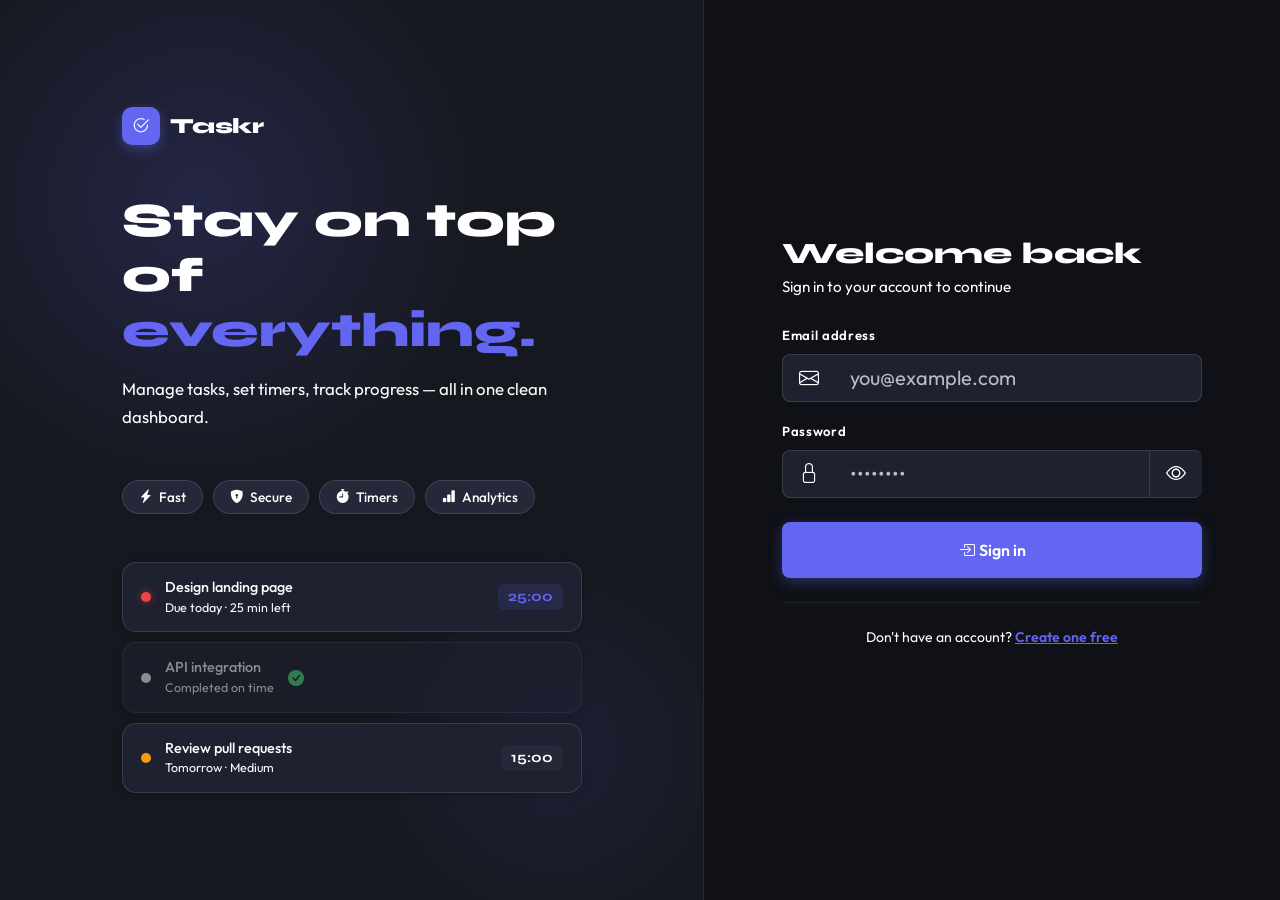
<file: wwwroot/index.html>
<!DOCTYPE html>
<html lang="en">
<head>
<meta charset="UTF-8"/>
<meta name="viewport" content="width=device-width,initial-scale=1"/>
<title>Taskr — Sign In</title>
<link href="https://cdn.jsdelivr.net/npm/bootstrap@5.3.3/dist/css/bootstrap.min.css" rel="stylesheet"/>
<link href="https://fonts.googleapis.com/css2?family=Syne:wght@400;700;800&family=Outfit:wght@300;400;500;600&display=swap" rel="stylesheet"/>
<link href="https://cdn.jsdelivr.net/npm/bootstrap-icons@1.11.3/font/bootstrap-icons.min.css" rel="stylesheet"/>
<link rel="stylesheet" href="style.css?v=1777110565"/>
</head>
<body class="auth-body">

<div class="auth-split">
  <!-- Left -->
  <div class="auth-left d-none d-lg-flex">
    <div class="auth-left-content">
      <div class="app-wordmark mb-5">
        <span class="wordmark-icon"><i class="bi bi-check2-circle"></i></span>
        <span class="wordmark-text">Taskr</span>
      </div>
      <h2 class="auth-headline">Stay on top of<br/><span class="text-accent">everything.</span></h2>
      <p class="auth-sub">Manage tasks, set timers, track progress — all in one clean dashboard.</p>
      <div class="feature-pills mt-5">
        <span class="pill"><i class="bi bi-lightning-charge-fill"></i> Fast</span>
        <span class="pill"><i class="bi bi-shield-lock-fill"></i> Secure</span>
        <span class="pill"><i class="bi bi-stopwatch-fill"></i> Timers</span>
        <span class="pill"><i class="bi bi-bar-chart-fill"></i> Analytics</span>
      </div>
      <div class="auth-art mt-5">
        <div class="art-card">
          <div class="art-card-dot high"></div>
          <div><div class="art-card-title">Design landing page</div><div class="art-card-sub">Due today · 25 min left</div></div>
          <div class="art-card-timer">25:00</div>
        </div>
        <div class="art-card art-card-done">
          <div class="art-card-dot"></div>
          <div><div class="art-card-title">API integration</div><div class="art-card-sub">Completed on time</div></div>
          <i class="bi bi-check-circle-fill text-success"></i>
        </div>
        <div class="art-card">
          <div class="art-card-dot medium"></div>
          <div><div class="art-card-title">Review pull requests</div><div class="art-card-sub">Tomorrow · Medium</div></div>
          <div class="art-card-timer art-card-timer-idle">15:00</div>
        </div>
      </div>
    </div>
  </div>

  <!-- Right -->
  <div class="auth-right">
    <div class="auth-form-box">
      <div class="app-wordmark mb-4 d-lg-none">
        <span class="wordmark-icon"><i class="bi bi-check2-circle"></i></span>
        <span class="wordmark-text">Taskr</span>
      </div>
      <h3 class="form-heading">Welcome back</h3>
      <p class="form-sub mb-4">Sign in to your account to continue</p>

      <div id="alert-box" class="alert d-none rounded-3" role="alert"></div>

      <form id="login-form" novalidate autocomplete="on">
        <!-- Email -->
        <div class="mb-3">
          <label class="form-label fw-semibold small" for="email">Email address</label>
          <div class="input-group input-group-lg custom-ig">
            <span class="input-group-text"><i class="bi bi-envelope"></i></span>
            <input type="email" class="form-control" id="email" name="email"
                   placeholder="you@example.com" autocomplete="email" required/>
          </div>
          <div class="invalid-feedback ps-1" id="email-error"></div>
        </div>

        <!-- Password -->
        <div class="mb-4">
          <label class="form-label fw-semibold small" for="password">Password</label>
          <div class="input-group input-group-lg custom-ig">
            <span class="input-group-text"><i class="bi bi-lock"></i></span>
            <input type="password" class="form-control" id="password" name="password"
                   placeholder="••••••••" autocomplete="current-password" required/>
            <button class="input-group-text btn-eye" type="button" id="toggle-pw">
              <i class="bi bi-eye"></i>
            </button>
          </div>
          <div class="invalid-feedback ps-1" id="password-error"></div>
        </div>

        <button type="submit" class="btn btn-accent w-100 py-3 fw-semibold" id="login-btn">
          <span class="btn-label"><i class="bi bi-box-arrow-in-right me-1"></i>Sign in</span>
          <span class="btn-spin d-none"><span class="spinner-border spinner-border-sm"></span> Signing in…</span>
        </button>
      </form>

      <hr class="my-4 divider"/>
      <p class="text-center text-muted small">Don't have an account?
        <a href="register.html" class="link-accent fw-semibold">Create one free</a>
      </p>
    </div>
  </div>
</div>

<script src="https://cdn.jsdelivr.net/npm/bootstrap@5.3.3/dist/js/bootstrap.bundle.min.js"></script>
<script src="validation.js?v=1777110565"></script>
<script>
if (localStorage.getItem('token')) location.href = 'todos.html';

const { rules, run } = Validator;
const emailEl    = document.getElementById('email');
const passwordEl = document.getElementById('password');
const alertBox   = document.getElementById('alert-box');
const loginBtn   = document.getElementById('login-btn');

// ── Live validation ────────────────────────────────────────────────────────
attachLiveValidation(emailEl, rules.required, rules.email);
attachLiveValidation(passwordEl, rules.required, rules.minLen(6));

// ── Password toggle ────────────────────────────────────────────────────────
document.getElementById('toggle-pw').addEventListener('click', function () {
  const isText = passwordEl.type === 'text';
  passwordEl.type = isText ? 'password' : 'text';
  this.querySelector('i').className = isText ? 'bi bi-eye' : 'bi bi-eye-slash';
});

// ── Submit ─────────────────────────────────────────────────────────────────
document.getElementById('login-form').addEventListener('submit', async (e) => {
  e.preventDefault();
  hideFormAlert(alertBox);

  // Client-side validation gate
  const emailOk    = validateField(emailEl, rules.required, rules.email);
  const passwordOk = validateField(passwordEl, rules.required, rules.minLen(6));
  if (!emailOk || !passwordOk) return;

  setLoading(loginBtn, true);
  try {
    const res  = await fetch('/api/auth/login', {
      method: 'POST',
      headers: { 'Content-Type': 'application/json' },
      body: JSON.stringify({ email: emailEl.value.trim(), password: passwordEl.value })
    });
    const data = await res.json();

    if (!res.ok) {
      applyServerErrors(data.errors, { email: emailEl, password: passwordEl }, alertBox);
      if (data.errors?.general) showFormAlert(alertBox, 'danger', data.errors.general);
      else if (!data.errors)    showFormAlert(alertBox, 'danger', data.message || 'Login failed.');
    } else {
      localStorage.setItem('token', data.token);
      localStorage.setItem('user',  JSON.stringify(data.user));
      showFormAlert(alertBox, 'success', 'Signed in! Redirecting…');
      setTimeout(() => location.href = 'todos.html', 600);
    }
  } catch {
    showFormAlert(alertBox, 'danger', 'Connection error. Please try again.');
  } finally {
    setLoading(loginBtn, false);
  }
});
</script>
</body>
</html>
</file>
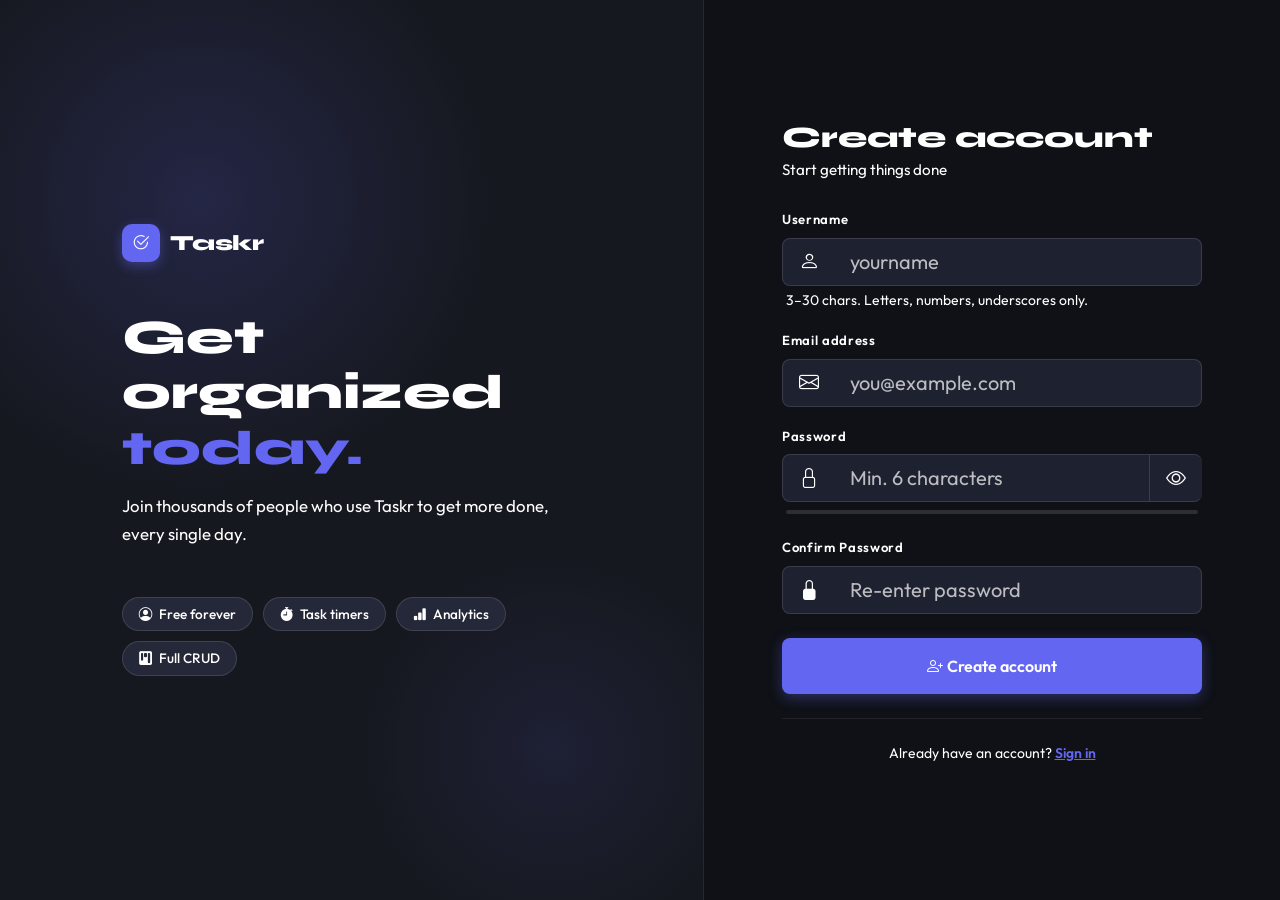
<file: wwwroot/register.html>
<!DOCTYPE html>
<html lang="en">
<head>
<meta charset="UTF-8"/>
<meta name="viewport" content="width=device-width,initial-scale=1"/>
<title>Taskr — Create Account</title>
<link href="https://cdn.jsdelivr.net/npm/bootstrap@5.3.3/dist/css/bootstrap.min.css" rel="stylesheet"/>
<link href="https://fonts.googleapis.com/css2?family=Syne:wght@400;700;800&family=Outfit:wght@300;400;500;600&display=swap" rel="stylesheet"/>
<link href="https://cdn.jsdelivr.net/npm/bootstrap-icons@1.11.3/font/bootstrap-icons.min.css" rel="stylesheet"/>
<link rel="stylesheet" href="style.css?v=1777110565"/>
</head>
<body class="auth-body">

<div class="auth-split">
  <div class="auth-left d-none d-lg-flex">
    <div class="auth-left-content">
      <div class="app-wordmark mb-5">
        <span class="wordmark-icon"><i class="bi bi-check2-circle"></i></span>
        <span class="wordmark-text">Taskr</span>
      </div>
      <h2 class="auth-headline">Get organized<br/><span class="text-accent">today.</span></h2>
      <p class="auth-sub">Join thousands of people who use Taskr to get more done, every single day.</p>
      <div class="feature-pills mt-5">
        <span class="pill"><i class="bi bi-person-circle"></i> Free forever</span>
        <span class="pill"><i class="bi bi-stopwatch-fill"></i> Task timers</span>
        <span class="pill"><i class="bi bi-bar-chart-fill"></i> Analytics</span>
        <span class="pill"><i class="bi bi-kanban-fill"></i> Full CRUD</span>
      </div>
    </div>
  </div>

  <div class="auth-right">
    <div class="auth-form-box">
      <div class="app-wordmark mb-4 d-lg-none">
        <span class="wordmark-icon"><i class="bi bi-check2-circle"></i></span>
        <span class="wordmark-text">Taskr</span>
      </div>
      <h3 class="form-heading">Create account</h3>
      <p class="form-sub mb-4">Start getting things done</p>

      <div id="alert-box" class="alert d-none rounded-3" role="alert"></div>

      <form id="reg-form" novalidate autocomplete="on">
        <!-- Username -->
        <div class="mb-3">
          <label class="form-label fw-semibold small" for="username">Username</label>
          <div class="input-group input-group-lg custom-ig">
            <span class="input-group-text"><i class="bi bi-person"></i></span>
            <input type="text" class="form-control" id="username" name="username"
                   placeholder="yourname" autocomplete="username" required/>
          </div>
          <div class="form-text text-muted ps-1">3–30 chars. Letters, numbers, underscores only.</div>
          <div class="invalid-feedback ps-1" id="username-error"></div>
        </div>

        <!-- Email -->
        <div class="mb-3">
          <label class="form-label fw-semibold small" for="email">Email address</label>
          <div class="input-group input-group-lg custom-ig">
            <span class="input-group-text"><i class="bi bi-envelope"></i></span>
            <input type="email" class="form-control" id="email" name="email"
                   placeholder="you@example.com" autocomplete="email" required/>
          </div>
          <div class="invalid-feedback ps-1" id="email-error"></div>
        </div>

        <!-- Password -->
        <div class="mb-1">
          <label class="form-label fw-semibold small" for="password">Password</label>
          <div class="input-group input-group-lg custom-ig">
            <span class="input-group-text"><i class="bi bi-lock"></i></span>
            <input type="password" class="form-control" id="password" name="password"
                   placeholder="Min. 6 characters" autocomplete="new-password" required/>
            <button class="input-group-text btn-eye" type="button" id="toggle-pw">
              <i class="bi bi-eye"></i>
            </button>
          </div>
          <div class="invalid-feedback ps-1" id="password-error"></div>
        </div>

        <!-- Strength bar -->
        <div class="mb-3 px-1">
          <div class="strength-bar mt-2"><div id="strength-fill" class="strength-fill"></div></div>
          <div class="d-flex justify-content-between mt-1">
            <small id="strength-label" class="text-muted"></small>
            <small id="strength-hint" class="text-muted"></small>
          </div>
        </div>

        <!-- Confirm password -->
        <div class="mb-4">
          <label class="form-label fw-semibold small" for="confirm">Confirm Password</label>
          <div class="input-group input-group-lg custom-ig">
            <span class="input-group-text"><i class="bi bi-lock-fill"></i></span>
            <input type="password" class="form-control" id="confirm" name="confirm"
                   placeholder="Re-enter password" autocomplete="new-password" required/>
          </div>
          <div class="invalid-feedback ps-1" id="confirm-error"></div>
        </div>

        <button type="submit" class="btn btn-accent w-100 py-3 fw-semibold" id="reg-btn">
          <span class="btn-label"><i class="bi bi-person-plus me-1"></i>Create account</span>
          <span class="btn-spin d-none"><span class="spinner-border spinner-border-sm"></span> Creating…</span>
        </button>
      </form>

      <hr class="my-4 divider"/>
      <p class="text-center text-muted small">Already have an account?
        <a href="index.html" class="link-accent fw-semibold">Sign in</a>
      </p>
    </div>
  </div>
</div>

<script src="https://cdn.jsdelivr.net/npm/bootstrap@5.3.3/dist/js/bootstrap.bundle.min.js"></script>
<script src="validation.js?v=1777110565"></script>
<script>
if (localStorage.getItem('token')) location.href = 'todos.html';

const { rules } = Validator;
const usernameEl = document.getElementById('username');
const emailEl    = document.getElementById('email');
const passwordEl = document.getElementById('password');
const confirmEl  = document.getElementById('confirm');
const alertBox   = document.getElementById('alert-box');
const regBtn     = document.getElementById('reg-btn');

// ── Password strength ──────────────────────────────────────────────────────
const strengthLevels = [
  { label: 'Too short',  color: '#6b7280', hint: 'At least 6 characters' },
  { label: 'Weak',       color: '#ef4444', hint: 'Add uppercase letters' },
  { label: 'Fair',       color: '#f97316', hint: 'Add numbers or symbols' },
  { label: 'Good',       color: '#eab308', hint: 'Add symbols for stronger' },
  { label: 'Strong',     color: '#22c55e', hint: 'Great password!' },
  { label: 'Very strong',color: '#16a34a', hint: '🔒 Excellent!' },
];

function calcStrength(pw) {
  let s = 0;
  if (pw.length >= 6)  s++;
  if (pw.length >= 10) s++;
  if (/[A-Z]/.test(pw) && /[a-z]/.test(pw)) s++;
  if (/[0-9]/.test(pw)) s++;
  if (/[^A-Za-z0-9]/.test(pw)) s++;
  return s;
}

passwordEl.addEventListener('input', function () {
  const pw = this.value;
  if (!pw) {
    document.getElementById('strength-fill').style.cssText = 'width:0%';
    document.getElementById('strength-label').textContent = '';
    document.getElementById('strength-hint').textContent  = '';
    return;
  }
  const score = calcStrength(pw);
  const lv    = strengthLevels[score] || strengthLevels[0];
  const pct   = Math.round((score / 5) * 100);
  document.getElementById('strength-fill').style.cssText = `width:${pct}%;background:${lv.color}`;
  document.getElementById('strength-label').textContent  = lv.label;
  document.getElementById('strength-label').style.color  = lv.color;
  document.getElementById('strength-hint').textContent   = lv.hint;
  // Re-check confirm if filled
  if (confirmEl.value) validateField(confirmEl, rules.required, () => confirmEl.value === passwordEl.value || 'Passwords do not match.');
});

// ── Password toggle ────────────────────────────────────────────────────────
document.getElementById('toggle-pw').addEventListener('click', function () {
  const isText = passwordEl.type === 'text';
  passwordEl.type = isText ? 'password' : 'text';
  this.querySelector('i').className = isText ? 'bi bi-eye' : 'bi bi-eye-slash';
});

// ── Live validation ────────────────────────────────────────────────────────
const matchPw = () => confirmEl.value === passwordEl.value || 'Passwords do not match.';

attachLiveValidation(usernameEl, rules.required, rules.minLen(3), rules.maxLen(30), rules.username);
attachLiveValidation(emailEl,    rules.required, rules.email);
attachLiveValidation(passwordEl, rules.required, rules.minLen(6), rules.maxLen(128));
attachLiveValidation(confirmEl,  rules.required, matchPw);

// ── Submit ─────────────────────────────────────────────────────────────────
document.getElementById('reg-form').addEventListener('submit', async (e) => {
  e.preventDefault();
  hideFormAlert(alertBox);

  const ok1 = validateField(usernameEl, rules.required, rules.minLen(3), rules.maxLen(30), rules.username);
  const ok2 = validateField(emailEl,    rules.required, rules.email);
  const ok3 = validateField(passwordEl, rules.required, rules.minLen(6), rules.maxLen(128));
  const ok4 = validateField(confirmEl,  rules.required, matchPw);
  if (!ok1 || !ok2 || !ok3 || !ok4) return;

  if (calcStrength(passwordEl.value) < 1) {
    setFieldError(passwordEl, 'Password is too weak. Use at least 6 characters.');
    return;
  }

  setLoading(regBtn, true);
  try {
    const res  = await fetch('/api/auth/register', {
      method: 'POST',
      headers: { 'Content-Type': 'application/json' },
      body: JSON.stringify({ username: usernameEl.value.trim(), email: emailEl.value.trim(), password: passwordEl.value })
    });
    const data = await res.json();

    if (!res.ok) {
      applyServerErrors(data.errors, { username: usernameEl, email: emailEl, password: passwordEl }, alertBox);
      if (!data.errors) showFormAlert(alertBox, 'danger', data.message || 'Registration failed.');
    } else {
      showFormAlert(alertBox, 'success', 'Account created! Redirecting to sign in…');
      setTimeout(() => location.href = 'index.html', 1500);
    }
  } catch {
    showFormAlert(alertBox, 'danger', 'Connection error. Please try again.');
  } finally {
    setLoading(regBtn, false);
  }
});
</script>
</body>
</html>
</file>
<file: wwwroot/style.css>
/* ═══════════════════════════════════════════════════════════════
   Taskr — Design System
═══════════════════════════════════════════════════════════════ */
:root {
  --accent: #6366f1;
  --accent-dark: #4f46e5;
  --accent-light: rgba(99,102,241,.12);
  --bg: #0f1117;
  --sidebar-bg: #16181f;
  --surface: #1e2130;
  --surface-2: #252838;
  --border: rgba(255,255,255,.07);
  --border-2: rgba(255,255,255,.12);
  --text: #ffffff;
  --text-2: #ffffff;
  --text-3: #ffffff;
  --danger: #ef4444;
  --success: #22c55e;
  --warn: #f59e0b;
  --radius: 14px;
  --radius-sm: 8px;
  --shadow: 0 4px 24px rgba(0,0,0,.35);
  --shadow-sm: 0 2px 8px rgba(0,0,0,.2);
}

*, *::before, *::after { box-sizing: border-box; margin: 0; padding: 0; }

body {
  font-family: 'Outfit', sans-serif;
  background: var(--bg);
  color: var(--text);
  min-height: 100vh;
}

/* ══════════ Scrollbar ══════════ */
::-webkit-scrollbar { width: 6px; }
::-webkit-scrollbar-track { background: transparent; }
::-webkit-scrollbar-thumb { background: var(--border-2); border-radius: 4px; }

/* ══════════ Utilities ══════════ */
.text-accent { color: var(--accent) !important; }
.bg-accent { background: var(--accent) !important; }

/* ══════════ Wordmark ══════════ */
.app-wordmark { display: flex; align-items: center; gap: 10px; }
.wordmark-icon {
  width: 38px; height: 38px;
  background: var(--accent);
  border-radius: 10px;
  display: flex; align-items: center; justify-content: center;
  font-size: 1.1rem; color: #fff;
  box-shadow: 0 4px 12px rgba(99,102,241,.4);
}
.wordmark-text {
  font-family: 'Syne', sans-serif;
  font-size: 1.35rem;
  font-weight: 800;
  color: var(--text);
  letter-spacing: -.02em;
}

/* ══════════ Buttons ══════════ */
.btn-accent {
  background: var(--accent);
  border: none;
  color: #fff;
  font-family: 'Outfit', sans-serif;
  font-weight: 600;
  border-radius: var(--radius-sm);
  transition: background .2s, transform .15s, box-shadow .2s;
  box-shadow: 0 4px 14px rgba(99,102,241,.35);
}
.btn-accent:hover {
  background: var(--accent-dark);
  color: #fff;
  transform: translateY(-1px);
  box-shadow: 0 6px 18px rgba(99,102,241,.45);
}
.btn-accent:active { transform: translateY(0); }
.btn-accent:disabled { opacity: .6; transform: none; cursor: not-allowed; }

/* ══════════ AUTH PAGES ══════════ */
.auth-body { background: var(--bg); }

.auth-split { display: flex; min-height: 100vh; }

.auth-left {
  width: 55%;
  background: var(--sidebar-bg);
  border-right: 1px solid var(--border);
  padding: 60px;
  display: flex;
  align-items: center;
  justify-content: center;
  position: relative;
  overflow: hidden;
}

.auth-left::before {
  content: '';
  position: absolute;
  width: 600px; height: 600px;
  background: radial-gradient(circle, rgba(99,102,241,.18) 0%, transparent 70%);
  top: -100px; left: -100px;
  pointer-events: none;
}
.auth-left::after {
  content: '';
  position: absolute;
  width: 400px; height: 400px;
  background: radial-gradient(circle, rgba(99,102,241,.10) 0%, transparent 70%);
  bottom: -50px; right: -50px;
  pointer-events: none;
}

.auth-left-content { position: relative; z-index: 1; max-width: 460px; }

.auth-headline {
  font-family: 'Syne', sans-serif;
  font-size: 3rem;
  font-weight: 800;
  line-height: 1.15;
  color: var(--text);
  margin-bottom: 16px;
}

.auth-sub { font-size: 1.05rem; color: var(--text-2); line-height: 1.7; }

.feature-pills { display: flex; flex-wrap: wrap; gap: 10px; }
.pill {
  background: var(--surface-2);
  border: 1px solid var(--border-2);
  border-radius: 40px;
  padding: 6px 16px;
  font-size: .85rem;
  color: var(--text-2);
  font-weight: 500;
  display: inline-flex; align-items: center; gap: 6px;
}

/* Decorative art cards on left panel */
.auth-art { display: flex; flex-direction: column; gap: 10px; }
.art-card {
  background: var(--surface);
  border: 1px solid var(--border-2);
  border-radius: var(--radius);
  padding: 14px 18px;
  display: flex; align-items: center; gap: 14px;
  box-shadow: var(--shadow-sm);
}
.art-card-done { opacity: .5; }
.art-card-dot {
  width: 10px; height: 10px;
  border-radius: 50%;
  background: var(--text-3);
  flex-shrink: 0;
}
.art-card-dot.high { background: var(--danger); box-shadow: 0 0 8px rgba(239,68,68,.5); }
.art-card-dot.medium { background: var(--warn); }
.art-card-title { font-size: .9rem; font-weight: 500; color: var(--text); }
.art-card-sub { font-size: .78rem; color: var(--text-2); }
.art-card-timer {
  margin-left: auto;
  font-family: 'Syne', sans-serif;
  font-size: .9rem;
  font-weight: 700;
  color: var(--accent);
  background: var(--accent-light);
  border-radius: 6px;
  padding: 2px 10px;
}
.art-card-timer-idle { color: var(--text-3); background: var(--surface-2); }

/* Right form panel */
.auth-right {
  flex: 1;
  display: flex;
  align-items: center;
  justify-content: center;
  padding: 40px 32px;
}

.auth-form-box { width: 100%; max-width: 420px; }

.form-heading {
  font-family: 'Syne', sans-serif;
  font-size: 1.85rem;
  font-weight: 800;
  color: var(--text);
  margin-bottom: 4px;
}
.form-sub { color: var(--text-2); font-size: .95rem; }

/* Inputs */
.form-label { color: var(--text-2); font-size: .82rem; letter-spacing: .05em; font-weight: 600; }

.custom-ig .input-group-text {
  background: var(--surface);
  border: 1.5px solid var(--border-2);
  border-right: none;
  color: var(--text-2);
}
.custom-ig .form-control, .custom-ig .form-select {
  background: var(--surface);
  border: 1.5px solid var(--border-2);
  border-left: none;
  color: var(--text);
  font-family: 'Outfit', sans-serif;
}
.custom-ig .form-control:focus, .custom-ig .form-select:focus {
  background: var(--surface-2);
  border-color: var(--accent);
  box-shadow: none;
  color: var(--text);
}
.custom-ig .form-control:focus + .input-group-text,
.custom-ig .input-group-text:has(+ .form-control:focus) {
  border-color: var(--accent);
}
.custom-ig .form-control::placeholder { color: var(--text-3); }
.btn-eye { cursor: pointer; background: var(--surface); border: 1.5px solid var(--border-2); border-left: none; color: var(--text-2); transition: color .2s; }
.btn-eye:hover { color: var(--accent); }

/* Password strength */
.strength-bar { width: 100%; height: 4px; background: var(--border-2); border-radius: 4px; overflow: hidden; }
.strength-fill { height: 100%; width: 0; border-radius: 4px; transition: width .4s, background .4s; }

/* Divider */
.divider { border-color: var(--border); opacity: 1; }
.link-accent { color: var(--accent); }
.link-accent:hover { color: var(--accent-dark); }

/* Alerts */
.alert-danger { background: rgba(239,68,68,.12); border: 1px solid rgba(239,68,68,.3); color: #fca5a5; }
.alert-success { background: rgba(34,197,94,.12); border: 1px solid rgba(34,197,94,.3); color: #86efac; }

/* ══════════ APP LAYOUT ══════════ */
.app-body {
    display: flex;
    height: 100vh;
    overflow: hidden;
}
/* Sidebar */
.sidebar {
  width: 240px;
  min-height: 100vh;
  background: var(--sidebar-bg);
  border-right: 1px solid var(--border);
  display: flex;
  flex-direction: column;
  padding: 24px 16px;
  gap: 8px;
  flex-shrink: 0;
  transition: transform .3s ease;
  z-index: 200;
}

.sidebar-top { padding: 4px 8px 16px; }

.sidebar-nav { display: flex; flex-direction: column; gap: 2px; }

.sidebar-link {
  display: flex; align-items: center; gap: 12px;
  padding: 11px 14px;
  border-radius: var(--radius-sm);
  color: var(--text-2);
  text-decoration: none;
  font-size: .9rem;
  font-weight: 500;
  transition: all .2s;
}
.sidebar-link i { font-size: 1rem; width: 18px; text-align: center; }
.sidebar-link:hover { background: var(--surface); color: var(--text); }
.sidebar-link.active { background: var(--accent-light); color: var(--accent); font-weight: 600; }

/* Stats */
.sidebar-stats {
  background: var(--surface);
  border: 1px solid var(--border);
  border-radius: var(--radius);
  padding: 16px;
  display: flex;
  gap: 0;
  margin-top: auto;
}
.stat-card { flex: 1; text-align: center; }
.stat-card + .stat-card { border-left: 1px solid var(--border); }
.stat-num { font-family: 'Syne', sans-serif; font-size: 1.5rem; font-weight: 800; }
.stat-lbl { font-size: .7rem; color: var(--text-3); text-transform: uppercase; letter-spacing: .06em; margin-top: 2px; }

/* Sidebar user */
.sidebar-user {
  display: flex; align-items: center; gap: 10px;
  padding: 14px;
  background: var(--surface);
  border: 1px solid var(--border);
  border-radius: var(--radius);
  margin-top: 8px;
}
.user-avatar-sm {
  width: 34px; height: 34px;
  border-radius: 10px;
  background: var(--accent);
  color: #fff;
  font-size: .9rem;
  font-weight: 700;
  display: flex; align-items: center; justify-content: center;
  flex-shrink: 0;
}
.user-info { flex: 1; min-width: 0; }
.user-name { font-size: .9rem; font-weight: 600; color: var(--text); white-space: nowrap; overflow: hidden; text-overflow: ellipsis; }
.user-email { font-size: .72rem; color: var(--text-3); white-space: nowrap; overflow: hidden; text-overflow: ellipsis; }
.btn-signout {
  background: none; border: none; color: var(--text-3);
  cursor: pointer; font-size: 1rem; padding: 4px;
  border-radius: 6px; transition: color .2s;
  flex-shrink: 0;
}
.btn-signout:hover { color: var(--danger); }

/* Main area */
.main-area { flex: 1; display: flex; flex-direction: column; overflow-y: auto; }

/* Topbar */
.topbar {
  display: flex; align-items: center; gap: 16px;
  padding: 20px 28px 0;
  flex-wrap: wrap;
}
.topbar-title { flex: 1; display: flex; align-items: baseline; gap: 12px; }
.page-title {
  font-family: 'Syne', sans-serif;
  font-size: 1.75rem;
  font-weight: 800;
  color: var(--text);
  margin: 0;
}
.page-badge {
  background: var(--surface-2);
  border: 1px solid var(--border-2);
  border-radius: 20px;
  font-size: .78rem;
  color: var(--text-2);
  padding: 2px 12px;
  font-weight: 500;
}

/* Progress */
.progress-wrap { }
.progress-custom {
  height: 6px;
  background: var(--surface-2);
  border-radius: 99px;
  overflow: hidden;
}
.progress-bar { transition: width .5s ease; border-radius: 99px; }

/* Filter row */
.filter-row {
  display: flex;
  align-items: center;
  gap: 10px;
  flex-wrap: wrap;
}

.search-box {
  flex: 1; min-width: 180px;
  background: var(--surface);
  border: 1.5px solid var(--border-2);
  border-radius: var(--radius-sm);
  display: flex; align-items: center; gap: 10px;
  padding: 0 14px;
  transition: border-color .2s;
}
.search-box:focus-within { border-color: var(--accent); }
.search-box i { color: var(--text-3); flex-shrink: 0; }
.search-box input {
  background: none; border: none; outline: none;
  color: var(--text); font-family: 'Outfit', sans-serif;
  font-size: .9rem; padding: 10px 0; width: 100%;
}
.search-box input::placeholder { color: var(--text-3); }

.filter-chips { display: flex; gap: 6px; flex-wrap: wrap; }
.chip {
  background: var(--surface);
  border: 1.5px solid var(--border-2);
  border-radius: 20px;
  color: var(--text-2);
  font-family: 'Outfit', sans-serif;
  font-size: .82rem;
  font-weight: 500;
  padding: 6px 16px;
  cursor: pointer;
  transition: all .2s;
}
.chip:hover { border-color: var(--accent); color: var(--accent); }
.chip.active { background: var(--accent); border-color: var(--accent); color: #fff; }
.chip-danger:hover { border-color: var(--danger); color: var(--danger); }

.sort-sel {
  background: var(--surface);
  border: 1.5px solid var(--border-2);
  border-radius: var(--radius-sm);
  color: var(--text-2);
  font-family: 'Outfit', sans-serif;
  font-size: .82rem;
  padding: 8px 12px;
  cursor: pointer;
  outline: none;
  transition: border-color .2s;
}
.sort-sel:focus { border-color: var(--accent); color: var(--text); }
.sort-sel option { background: var(--surface-2); }

/* ══════════ TASK CARDS ══════════ */
.task-list-wrap { display: flex; flex-direction: column; gap: 10px; }

.task-card {
  background: var(--surface);
  border: 1.5px solid var(--border);
  border-left: 4px solid var(--border);
  border-radius: var(--radius);
  transition: box-shadow .2s, border-color .2s, transform .15s;
  animation: fadeUp .25s ease;
}

@keyframes fadeUp {
  from { opacity: 0; transform: translateY(8px); }
  to   { opacity: 1; transform: translateY(0); }
}

.task-card:hover { box-shadow: var(--shadow); transform: translateY(-1px); }

.priority-border-high  { border-left-color: var(--danger); }
.priority-border-medium{ border-left-color: var(--warn); }
.priority-border-low   { border-left-color: var(--success); }

.task-card.task-done { opacity: .55; }
.task-card.task-done:hover { opacity: .7; }

.task-card-body {
  display: flex; align-items: flex-start;
  gap: 14px; padding: 16px 18px;
}

/* Checkbox */
.task-checkbox {
  width: 22px; height: 22px; flex-shrink: 0;
  border-radius: 7px;
  border: 2px solid var(--border-2);
  background: none;
  cursor: pointer;
  display: flex; align-items: center; justify-content: center;
  color: #fff;
  transition: all .2s;
  margin-top: 1px;
}
.task-checkbox:hover { border-color: var(--accent); background: var(--accent-light); }
.task-checkbox.checked { background: var(--accent); border-color: var(--accent); }

.task-content { flex: 1; min-width: 0; }
.task-title { font-size: .97rem; font-weight: 500; color: var(--text); word-break: break-word; }
.strikethrough { text-decoration: line-through; color: var(--text-3); }
.task-desc { font-size: .85rem; color: var(--text-2); margin-top: 4px; word-break: break-word; white-space: pre-wrap; }

.task-meta { display: flex; align-items: center; flex-wrap: wrap; gap: 8px; }

/* Badges */
.badge {
  font-size: .72rem !important;
  font-weight: 600 !important;
  padding: 3px 10px !important;
  border-radius: 20px !important;
  letter-spacing: .03em;
}
.bg-danger.bg-opacity-15  { background: rgba(239,68,68,.15) !important; }
.bg-warning.bg-opacity-15 { background: rgba(245,158,11,.15) !important; }
.bg-success.bg-opacity-15 { background: rgba(34,197,94,.15) !important; }
.text-danger  { color: #f87171 !important; }
.text-warning { color: #fbbf24 !important; }
.text-success { color: #4ade80 !important; }
.border-danger.border-opacity-25  { border-color: rgba(239,68,68,.3) !important; }
.border-warning.border-opacity-25 { border-color: rgba(245,158,11,.3) !important; }
.border-success.border-opacity-25 { border-color: rgba(34,197,94,.3) !important; }

.meta-chip {
  display: inline-flex; align-items: center;
  font-size: .78rem; color: var(--text-3);
  background: var(--surface-2);
  border: 1px solid var(--border-2);
  border-radius: 20px;
  padding: 2px 10px;
}
.meta-chip.overdue  { color: var(--danger); border-color: rgba(239,68,68,.3); background: rgba(239,68,68,.08); }
.meta-chip.due-soon { color: var(--warn); border-color: rgba(245,158,11,.3); background: rgba(245,158,11,.08); }

/* Timer chip */
.timer-chip {
  cursor: pointer;
  border: none;
  font-family: 'Syne', sans-serif;
  font-weight: 700;
  font-size: .8rem;
  color: var(--accent);
  background: var(--accent-light);
  border-radius: 20px;
  padding: 3px 12px;
  position: relative;
  transition: all .2s;
}
.timer-chip:hover { background: rgba(99,102,241,.22); }
.timer-chip.timer-chip-running { color: #fff; background: var(--accent); box-shadow: 0 0 12px rgba(99,102,241,.5); }

.timer-pulse {
  width: 6px; height: 6px;
  background: #fff;
  border-radius: 50%;
  display: inline-block;
  margin-left: 6px;
  animation: pulse 1s ease-in-out infinite;
}
@keyframes pulse {
  0%, 100% { opacity: 1; transform: scale(1); }
  50%       { opacity: .4; transform: scale(.7); }
}

/* Task actions */
.task-actions { display: flex; gap: 6px; opacity: 0; transition: opacity .2s; flex-shrink: 0; }
.task-card:hover .task-actions { opacity: 1; }

.action-btn {
  width: 34px; height: 34px;
  border-radius: var(--radius-sm);
  border: 1.5px solid var(--border-2);
  background: none;
  color: var(--text-3);
  cursor: pointer;
  display: flex; align-items: center; justify-content: center;
  transition: all .2s;
  font-size: .9rem;
}
.action-btn:hover { border-color: var(--accent); color: var(--accent); background: var(--accent-light); }
.action-btn-del:hover { border-color: var(--danger); color: var(--danger); background: rgba(239,68,68,.1); }
.action-btn-timer { color: var(--accent); border-color: rgba(99,102,241,.3); }
.action-btn-timer.running { background: var(--accent); color: #fff; border-color: var(--accent); box-shadow: 0 0 12px rgba(99,102,241,.4); }

/* ══════════ EMPTY STATE ══════════ */
.empty-state {
  text-align: center; padding: 80px 20px; color: var(--text-2);
}
.empty-icon { font-size: 3rem; color: var(--text-3); margin-bottom: 16px; }

/* ══════════ MODAL ══════════ */
.modal-custom {
  background: var(--surface);
  border: 1px solid var(--border-2);
  border-radius: 18px;
  box-shadow: var(--shadow);
  color: var(--text);
}
.modal-custom .modal-header { border-bottom-color: var(--border); padding-bottom: 12px; }
.modal-custom .modal-title { color: var(--text); font-family: 'Outfit', sans-serif; }
.modal-custom .modal-body { background: var(--bg); }
.modal-custom .modal-footer { border-top-color: var(--border); }
.modal-custom .form-label { color: var(--text-2); font-size: .78rem; letter-spacing: .05em; }

.modal-input {
  background: var(--surface) !important;
  border: 1.5px solid var(--border-2) !important;
  border-radius: var(--radius-sm) !important;
  color: var(--text) !important;
  font-family: 'Outfit', sans-serif;
}
.modal-input:focus {
  border-color: var(--accent) !important;
  box-shadow: 0 0 0 3px rgba(99,102,241,.15) !important;
  background: var(--surface-2) !important;
}
.modal-input::placeholder { color: var(--text-3) !important; }
.modal-input option { background: var(--surface-2); }
.custom-ig .modal-input { border-left: none !important; }
.custom-ig .input-group-text {
  background: var(--surface) !important;
  border: 1.5px solid var(--border-2) !important;
  border-right: none !important;
  color: var(--text-2);
}

/* ══════════ TIMER MODAL ══════════ */
.timer-title-modal { font-size: .9rem; color: var(--text-2); font-weight: 500; }
.timer-clock {
  font-family: 'Syne', sans-serif;
  font-size: 3.2rem;
  font-weight: 800;
  color: var(--text);
  letter-spacing: -.04em;
  line-height: 1;
}
.timer-ring-wrap { width: 140px; height: 140px; margin: 0 auto; }
.timer-ring { width: 100%; height: 100%; transform: rotate(-90deg); }
.timer-ring-bg { fill: none; stroke: var(--surface-2); stroke-width: 8; }
.timer-ring-fill {
  fill: none;
  stroke: var(--accent);
  stroke-width: 8;
  stroke-linecap: round;
  transition: stroke-dashoffset .9s linear, stroke .5s;
}

/* ══════════ PROGRESS ══════════ */
.progress-custom { background: var(--surface-2) !important; }

/* ══════════ TOASTS ══════════ */
.toast { border-radius: var(--radius-sm); font-family: 'Outfit', sans-serif; font-size: .9rem; }
.text-bg-success { background: rgba(34,197,94,.9) !important; }
.text-bg-danger  { background: rgba(239,68,68,.9) !important; }
.text-bg-warning { background: rgba(245,158,11,.9) !important; color: #000 !important; }

/* ══════════ HAMBURGER / SIDEBAR MOBILE ══════════ */
.btn-hamburger {
  background: var(--surface); border: 1.5px solid var(--border-2);
  border-radius: var(--radius-sm); color: var(--text);
  width: 40px; height: 40px; font-size: 1.2rem;
  display: flex; align-items: center; justify-content: center; cursor: pointer;
}
.sidebar-overlay {
  display: none;
  position: fixed; inset: 0; background: rgba(0,0,0,.6); z-index: 150;
}
.sidebar-overlay.show { display: block; }

/* ══════════ RESPONSIVE ══════════ */
@media (max-width: 991.98px) {
  .sidebar {
    position: fixed;
    top: 0; left: 0; bottom: 0;
    transform: translateX(-100%);
  }
  .sidebar.open { transform: translateX(0); }
  .auth-left { display: none !important; }
  .auth-right { padding: 40px 24px; }
  .task-actions { opacity: 1; }
}

@media (max-width: 576px) {
  .filter-row { flex-direction: column; align-items: stretch; }
  .filter-chips { justify-content: center; }
  .page-title { font-size: 1.4rem; }
  .topbar-actions .btn { width: 100%; }
}

/* ══════════════════════════════════════════════════════════════════════════════
   ANALYTICS PAGE
══════════════════════════════════════════════════════════════════════════════ */

.analytics-grid {
  display: flex;
  flex-direction: column;
  gap: 20px;
}

/* ── Metric cards ── */
.metrics-row {
  display: grid;
  grid-template-columns: repeat(4, 1fr);
  gap: 14px;
}

.metric-card {
  background: var(--surface);
  border: 1px solid var(--border-2);
  border-radius: var(--radius);
  padding: 20px 22px;
  display: flex;
  align-items: center;
  gap: 16px;
  transition: box-shadow .2s, transform .2s;
}
.metric-card:hover { box-shadow: var(--shadow); transform: translateY(-2px); }

.metric-icon {
  width: 46px; height: 46px;
  border-radius: 12px;
  display: flex; align-items: center; justify-content: center;
  font-size: 1.2rem;
  flex-shrink: 0;
}
.bg-accent-soft  { background: rgba(99,102,241,.15); }
.bg-success-soft { background: rgba(34,197,94,.15); }
.bg-warn-soft    { background: rgba(245,158,11,.15); }
.bg-purple-soft  { background: rgba(168,85,247,.15); }
.text-purple     { color: #a855f7 !important; }

.metric-val {
  font-family: 'Syne', sans-serif;
  font-size: 1.9rem;
  font-weight: 800;
  line-height: 1;
  color: var(--text);
  margin-bottom: 4px;
}
.metric-lbl {
  font-size: .78rem;
  color: var(--text-3);
  text-transform: uppercase;
  letter-spacing: .05em;
  font-weight: 500;
}

/* ── Charts row (2 columns) ── */
.charts-row {
  display: grid;
  grid-template-columns: 1.6fr 1fr;
  gap: 16px;
}

.chart-card {
    background: var(--surface);
    border: 1px solid var(--border-2);
    border-radius: var(--radius);
    padding: 22px 24px;
    display: flex;
    flex-direction: column;
}
.chart-card-full { grid-column: 1 / -1; }

.chart-card-header {
  display: flex;
  align-items: flex-start;
  justify-content: space-between;
  margin-bottom: 20px;
  gap: 12px;
}
.chart-title {
  font-size: 1rem;
  font-weight: 600;
  color: var(--text);
  margin-bottom: 3px;
}
.chart-sub {
  font-size: .78rem;
  color: var(--text-3);
}
.chart-badge {
  background: var(--accent-light);
  color: var(--accent);
  border: 1px solid rgba(99,102,241,.3);
  border-radius: 20px;
  font-size: .75rem;
  font-weight: 600;
  padding: 3px 12px;
  white-space: nowrap;
  flex-shrink: 0;
}
.chart-badge-success {
  background: rgba(34,197,94,.12);
  color: #4ade80;
  border-color: rgba(34,197,94,.3);
}

/* Chart canvas containers */
.chart-wrap {
  position: relative;
  height: 240px;
}
.chart-wrap-doughnut {
  height: 200px;
}

/* Doughnut legend */
.doughnut-legend {
  display: flex;
  flex-direction: column;
  gap: 8px;
  margin-top: 16px;
  padding-top: 16px;
  border-top: 1px solid var(--border);
}
.legend-item {
  display: flex;
  align-items: center;
  gap: 10px;
  font-size: .82rem;
  color: var(--text-2);
}
.legend-item strong {
  margin-left: auto;
  color: var(--text);
  font-family: 'Syne', sans-serif;
  font-size: .95rem;
}
.legend-dot {
  width: 10px; height: 10px;
  border-radius: 3px;
  flex-shrink: 0;
}

/* ── Responsive analytics ── */
@media (max-width: 1100px) {
  .metrics-row { grid-template-columns: repeat(2, 1fr); }
}
@media (max-width: 768px) {
  .metrics-row  { grid-template-columns: 1fr 1fr; }
  .charts-row   { grid-template-columns: 1fr; }
  .chart-wrap   { height: 200px; }
}
@media (max-width: 480px) {
  .metrics-row { grid-template-columns: 1fr; }
}

/* ── Force all muted text and small text to be white ── */
.text-muted {
  color: #ffffff !important;
}

/* Make input placeholders white but slightly transparent */
::placeholder {
  color: rgba(255, 255, 255, 0.7) !important;
}
</file>
